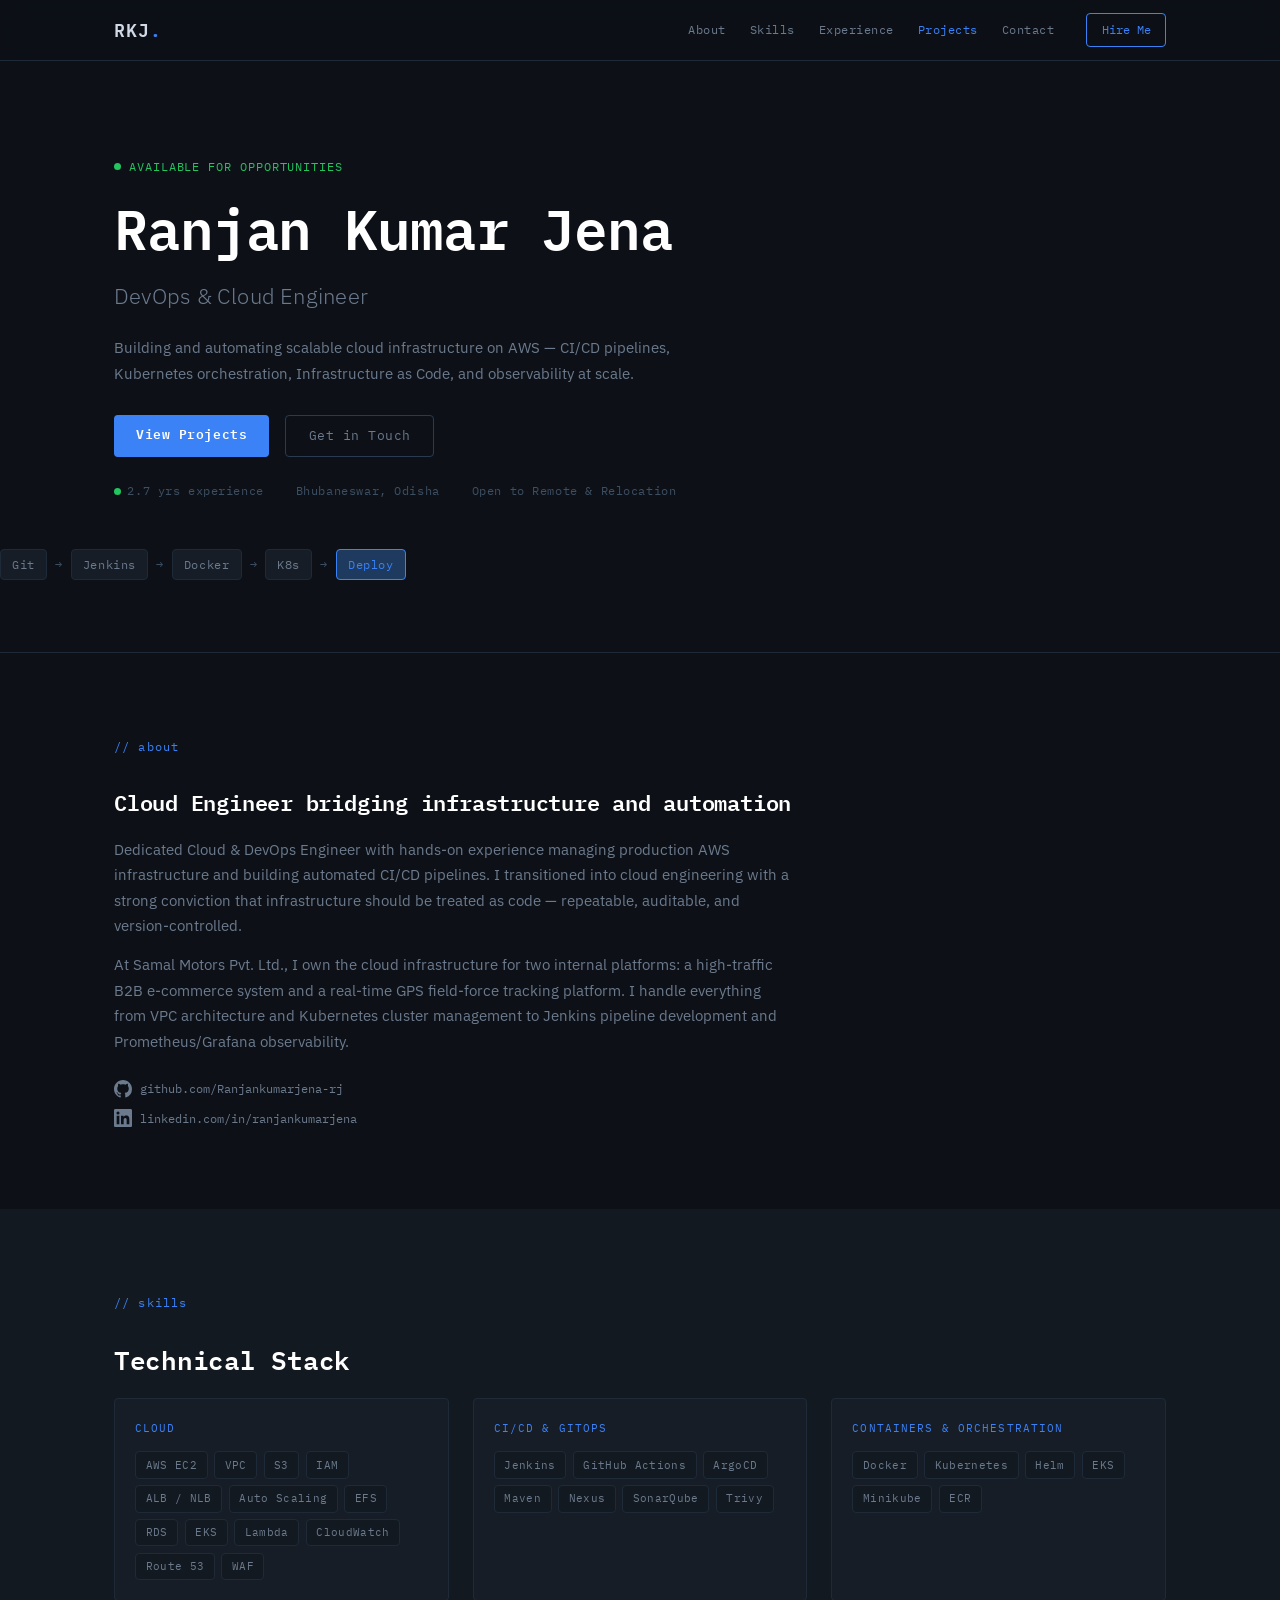
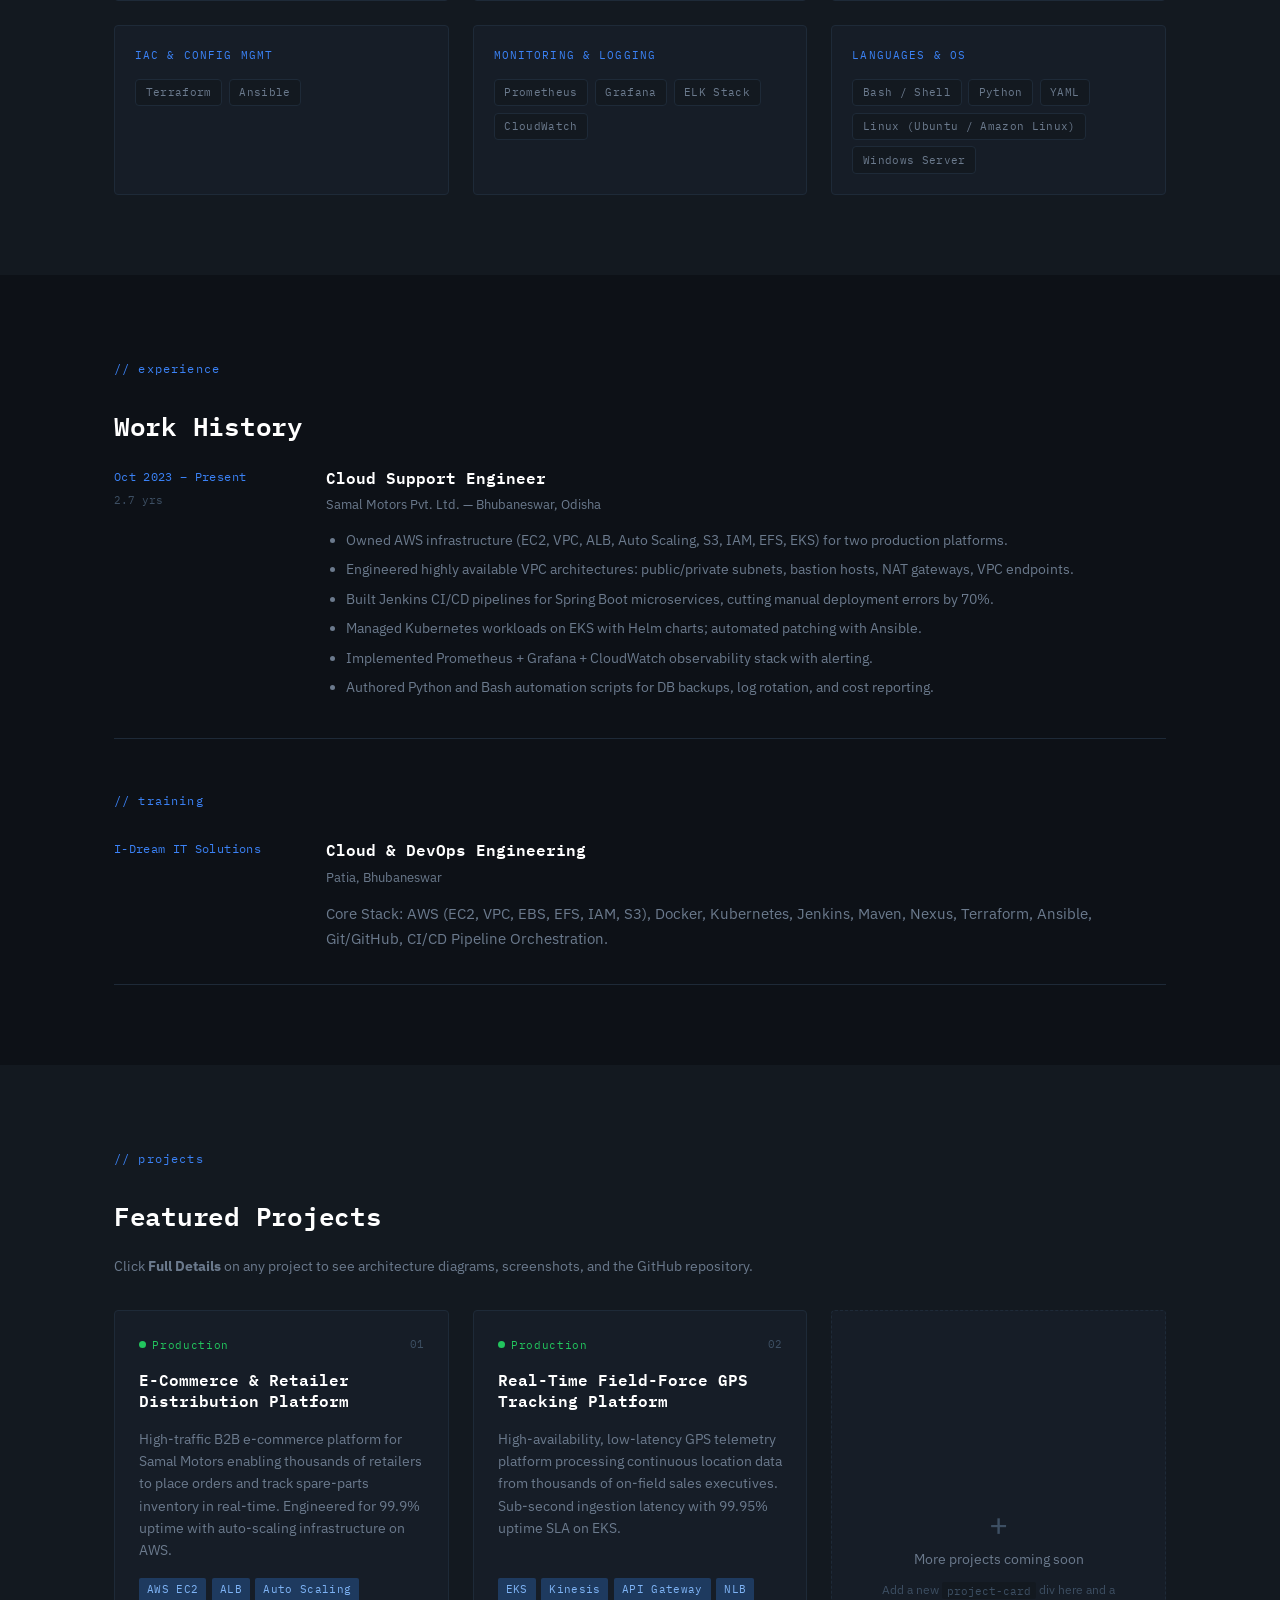
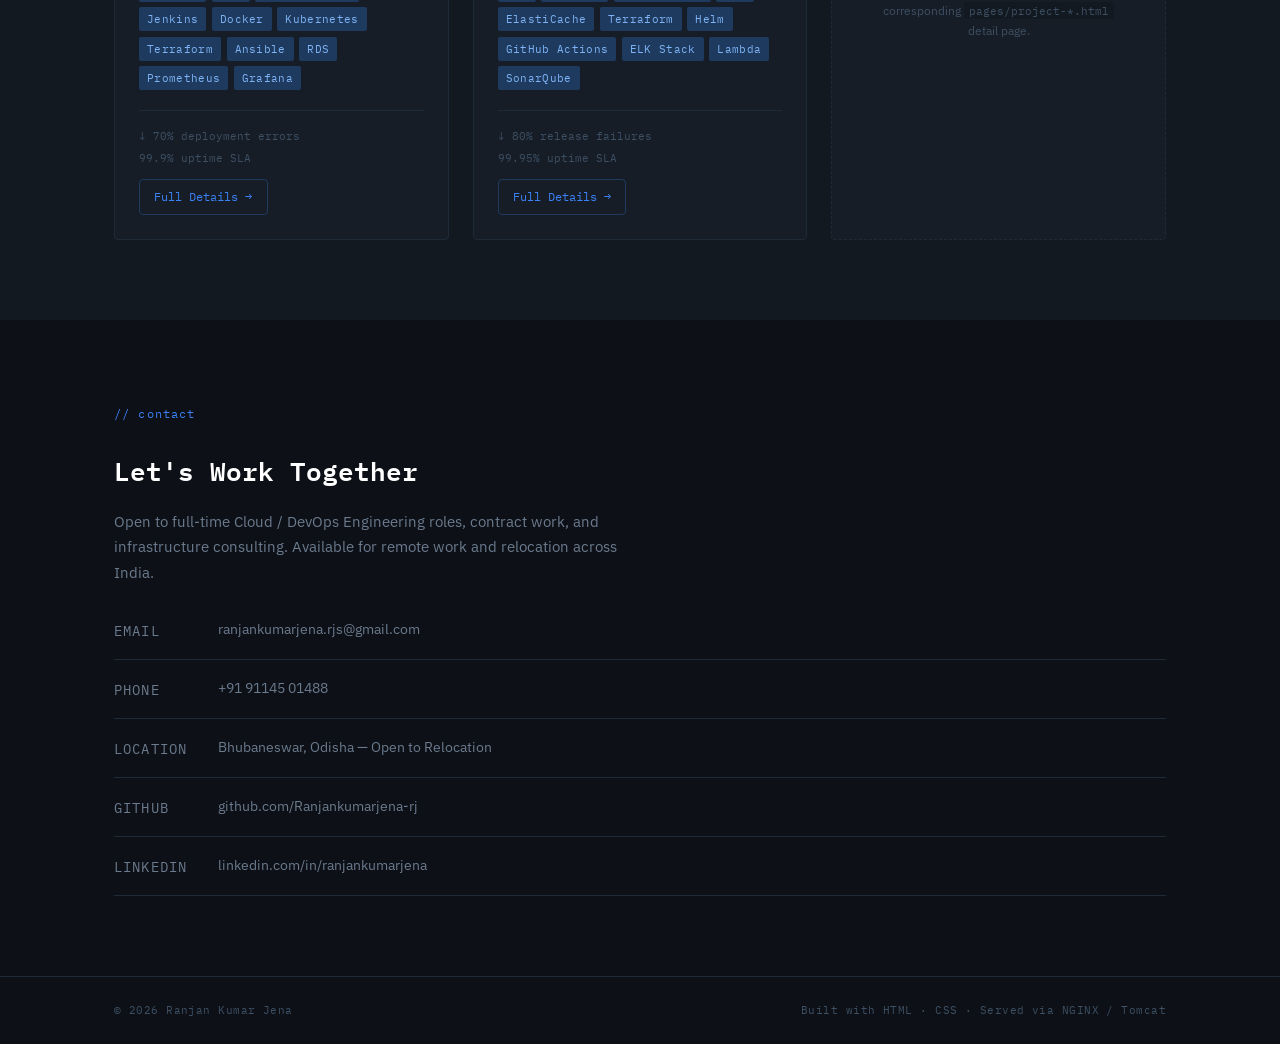
<file: index.html>
<!DOCTYPE html>
<html lang="en">
<head>
  <meta charset="UTF-8" />
  <meta name="viewport" content="width=device-width, initial-scale=1.0" />
  <title>Ranjan Kumar Jena — DevOps Engineer</title>
  <link rel="stylesheet" href="css/style.css" />
  <link href="https://fonts.googleapis.com/css2?family=IBM+Plex+Mono:wght@400;600&family=IBM+Plex+Sans:wght@300;400;500;600&display=swap" rel="stylesheet" />
</head>
<body>

  <!-- NAV -->
  <header class="nav-header">
    <div class="container nav-inner">
      <span class="nav-brand">RKJ<span class="accent">.</span></span>
      <nav>
        <a href="#about">About</a>
        <a href="#skills">Skills</a>
        <a href="#experience">Experience</a>
        <a href="#projects">Projects</a>
        <a href="#contact">Contact</a>
      </nav>
      <a href="mailto:ranjankumarjena.rjs@gmail.com" class="btn-nav">Hire Me</a>
    </div>
  </header>

  <!-- HERO -->
  <section class="hero">
    <div class="container hero-inner">
      <div class="hero-tag">Available for opportunities</div>
      <h1>Ranjan Kumar Jena</h1>
      <h2>DevOps &amp; Cloud Engineer</h2>
      <p class="hero-sub">
        Building and automating scalable cloud infrastructure on AWS — CI/CD pipelines,
        Kubernetes orchestration, Infrastructure as Code, and observability at scale.
      </p>
      <div class="hero-cta">
        <a href="#projects" class="btn-primary">View Projects</a>
        <a href="#contact" class="btn-ghost">Get in Touch</a>
      </div>
      <div class="hero-meta">
        <span><span class="dot green"></span>2.7 yrs experience</span>
        <span>Bhubaneswar, Odisha</span>
        <span>Open to Remote &amp; Relocation</span>
      </div>
    </div>
    <div class="hero-pipeline">
      <div class="pipe-track">
        <div class="pipe-stage">Git</div>
        <div class="pipe-arrow">→</div>
        <div class="pipe-stage">Jenkins</div>
        <div class="pipe-arrow">→</div>
        <div class="pipe-stage">Docker</div>
        <div class="pipe-arrow">→</div>
        <div class="pipe-stage">K8s</div>
        <div class="pipe-arrow">→</div>
        <div class="pipe-stage active">Deploy</div>
      </div>
    </div>
  </section>

  <!-- ABOUT -->
  <section id="about" class="section">
    <div class="container two-col">
      <div class="section-label">
        <span class="label-text">// about</span>
      </div>
      <div class="about-content">
        <h3>Cloud Engineer bridging infrastructure and automation</h3>
        <p>
          Dedicated Cloud &amp; DevOps Engineer with hands-on experience managing production AWS
          infrastructure and building automated CI/CD pipelines. I transitioned into cloud
          engineering with a strong conviction that infrastructure should be treated as code —
          repeatable, auditable, and version-controlled.
        </p>
        <p>
          At Samal Motors Pvt. Ltd., I own the cloud infrastructure for two internal platforms:
          a high-traffic B2B e-commerce system and a real-time GPS field-force tracking platform.
          I handle everything from VPC architecture and Kubernetes cluster management to Jenkins
          pipeline development and Prometheus/Grafana observability.
        </p>
        <div class="about-links">
          <a href="https://github.com/Ranjankumarjena-rj" target="_blank" class="icon-link">
            <svg viewBox="0 0 24 24" width="18" height="18" fill="currentColor"><path d="M12 0C5.37 0 0 5.37 0 12c0 5.31 3.435 9.795 8.205 11.385.6.105.825-.255.825-.57 0-.285-.015-1.23-.015-2.235-3.015.555-3.795-.735-4.035-1.41-.135-.345-.72-1.41-1.23-1.695-.42-.225-1.02-.78-.015-.795.945-.015 1.62.87 1.845 1.23 1.08 1.815 2.805 1.305 3.495.99.105-.78.42-1.305.765-1.605-2.67-.3-5.46-1.335-5.46-5.925 0-1.305.465-2.385 1.23-3.225-.12-.3-.54-1.53.12-3.18 0 0 1.005-.315 3.3 1.23.96-.27 1.98-.405 3-.405s2.04.135 3 .405c2.295-1.56 3.3-1.23 3.3-1.23.66 1.65.24 2.88.12 3.18.765.84 1.23 1.905 1.23 3.225 0 4.605-2.805 5.625-5.475 5.925.435.375.81 1.095.81 2.22 0 1.605-.015 2.895-.015 3.3 0 .315.225.69.825.57A12.02 12.02 0 0 0 24 12c0-6.63-5.37-12-12-12z"/></svg>
            github.com/Ranjankumarjena-rj
          </a>
          <a href="https://linkedin.com/in/ranjankumarjena" target="_blank" class="icon-link">
            <svg viewBox="0 0 24 24" width="18" height="18" fill="currentColor"><path d="M20.447 20.452h-3.554v-5.569c0-1.328-.027-3.037-1.852-3.037-1.853 0-2.136 1.445-2.136 2.939v5.667H9.351V9h3.414v1.561h.046c.477-.9 1.637-1.85 3.37-1.85 3.601 0 4.267 2.37 4.267 5.455v6.286zM5.337 7.433a2.062 2.062 0 0 1-2.063-2.065 2.064 2.064 0 1 1 2.063 2.065zm1.782 13.019H3.555V9h3.564v11.452zM22.225 0H1.771C.792 0 0 .774 0 1.729v20.542C0 23.227.792 24 1.771 24h20.451C23.2 24 24 23.227 24 22.271V1.729C24 .774 23.2 0 22.222 0h.003z"/></svg>
            linkedin.com/in/ranjankumarjena
          </a>
        </div>
      </div>
    </div>
  </section>

  <!-- SKILLS -->
  <section id="skills" class="section bg-alt">
    <div class="container">
      <div class="section-label">
        <span class="label-text">// skills</span>
      </div>
      <h3 class="section-title">Technical Stack</h3>
      <div class="skills-grid">
        <div class="skill-category">
          <div class="skill-cat-label">Cloud</div>
          <div class="skill-tags">
            <span>AWS EC2</span><span>VPC</span><span>S3</span><span>IAM</span>
            <span>ALB / NLB</span><span>Auto Scaling</span><span>EFS</span>
            <span>RDS</span><span>EKS</span><span>Lambda</span>
            <span>CloudWatch</span><span>Route 53</span><span>WAF</span>
          </div>
        </div>
        <div class="skill-category">
          <div class="skill-cat-label">CI/CD &amp; GitOps</div>
          <div class="skill-tags">
            <span>Jenkins</span><span>GitHub Actions</span><span>ArgoCD</span>
            <span>Maven</span><span>Nexus</span><span>SonarQube</span><span>Trivy</span>
          </div>
        </div>
        <div class="skill-category">
          <div class="skill-cat-label">Containers &amp; Orchestration</div>
          <div class="skill-tags">
            <span>Docker</span><span>Kubernetes</span><span>Helm</span>
            <span>EKS</span><span>Minikube</span><span>ECR</span>
          </div>
        </div>
        <div class="skill-category">
          <div class="skill-cat-label">IaC &amp; Config Mgmt</div>
          <div class="skill-tags">
            <span>Terraform</span><span>Ansible</span>
          </div>
        </div>
        <div class="skill-category">
          <div class="skill-cat-label">Monitoring &amp; Logging</div>
          <div class="skill-tags">
            <span>Prometheus</span><span>Grafana</span><span>ELK Stack</span>
            <span>CloudWatch</span>
          </div>
        </div>
        <div class="skill-category">
          <div class="skill-cat-label">Languages &amp; OS</div>
          <div class="skill-tags">
            <span>Bash / Shell</span><span>Python</span><span>YAML</span>
            <span>Linux (Ubuntu / Amazon Linux)</span><span>Windows Server</span>
          </div>
        </div>
      </div>
    </div>
  </section>

  <!-- EXPERIENCE -->
  <section id="experience" class="section">
    <div class="container">
      <div class="section-label">
        <span class="label-text">// experience</span>
      </div>
      <h3 class="section-title">Work History</h3>
      <div class="timeline">
        <div class="timeline-item">
          <div class="timeline-meta">
            <span class="timeline-period">Oct 2023 – Present</span>
            <span class="timeline-duration">2.7 yrs</span>
          </div>
          <div class="timeline-body">
            <h4>Cloud Support Engineer</h4>
            <span class="company">Samal Motors Pvt. Ltd. — Bhubaneswar, Odisha</span>
            <ul>
              <li>Owned AWS infrastructure (EC2, VPC, ALB, Auto Scaling, S3, IAM, EFS, EKS) for two production platforms.</li>
              <li>Engineered highly available VPC architectures: public/private subnets, bastion hosts, NAT gateways, VPC endpoints.</li>
              <li>Built Jenkins CI/CD pipelines for Spring Boot microservices, cutting manual deployment errors by 70%.</li>
              <li>Managed Kubernetes workloads on EKS with Helm charts; automated patching with Ansible.</li>
              <li>Implemented Prometheus + Grafana + CloudWatch observability stack with alerting.</li>
              <li>Authored Python and Bash automation scripts for DB backups, log rotation, and cost reporting.</li>
            </ul>
          </div>
        </div>
      </div>

      <div class="section-label" style="margin-top: 3rem;">
        <span class="label-text">// training</span>
      </div>
      <div class="timeline">
        <div class="timeline-item">
          <div class="timeline-meta">
            <span class="timeline-period">I-Dream IT Solutions</span>
          </div>
          <div class="timeline-body">
            <h4>Cloud &amp; DevOps Engineering</h4>
            <span class="company">Patia, Bhubaneswar</span>
            <p style="margin-top:0.5rem;color:var(--text-muted);">
              Core Stack: AWS (EC2, VPC, EBS, EFS, IAM, S3), Docker, Kubernetes, Jenkins, Maven, Nexus, Terraform, Ansible, Git/GitHub, CI/CD Pipeline Orchestration.
            </p>
          </div>
        </div>
      </div>
    </div>
  </section>

  <!-- PROJECTS -->
  <section id="projects" class="section bg-alt">
    <div class="container">
      <div class="section-label">
        <span class="label-text">// projects</span>
      </div>
      <h3 class="section-title">Featured Projects</h3>
      <p class="section-sub">Click <strong>Full Details</strong> on any project to see architecture diagrams, screenshots, and the GitHub repository.</p>

      <div class="projects-grid">

        <!-- PROJECT 1 -->
        <div class="project-card">
          <div class="project-header">
            <div class="project-status"><span class="dot green"></span>Production</div>
            <div class="project-num">01</div>
          </div>
          <h4 class="project-title">E-Commerce &amp; Retailer Distribution Platform</h4>
          <p class="project-desc">
            High-traffic B2B e-commerce platform for Samal Motors enabling thousands of retailers
            to place orders and track spare-parts inventory in real-time. Engineered for 99.9% uptime
            with auto-scaling infrastructure on AWS.
          </p>
          <div class="project-tags">
            <span>AWS EC2</span><span>ALB</span><span>Auto Scaling</span>
            <span>Jenkins</span><span>Docker</span><span>Kubernetes</span>
            <span>Terraform</span><span>Ansible</span><span>RDS</span>
            <span>Prometheus</span><span>Grafana</span>
          </div>
          <div class="project-footer">
            <div class="project-highlights">
              <span>↓ 70% deployment errors</span>
              <span>99.9% uptime SLA</span>
            </div>
            <a href="pages/project-ecommerce.html" class="btn-detail">Full Details →</a>
          </div>
        </div>

        <!-- PROJECT 2 -->
        <div class="project-card">
          <div class="project-header">
            <div class="project-status"><span class="dot green"></span>Production</div>
            <div class="project-num">02</div>
          </div>
          <h4 class="project-title">Real-Time Field-Force GPS Tracking Platform</h4>
          <p class="project-desc">
            High-availability, low-latency GPS telemetry platform processing continuous location
            data from thousands of on-field sales executives. Sub-second ingestion latency
            with 99.95% uptime SLA on EKS.
          </p>
          <div class="project-tags">
            <span>EKS</span><span>Kinesis</span><span>API Gateway</span>
            <span>NLB</span><span>ElastiCache</span><span>Terraform</span>
            <span>Helm</span><span>GitHub Actions</span><span>ELK Stack</span>
            <span>Lambda</span><span>SonarQube</span>
          </div>
          <div class="project-footer">
            <div class="project-highlights">
              <span>↓ 80% release failures</span>
              <span>99.95% uptime SLA</span>
            </div>
            <a href="pages/project-gps.html" class="btn-detail">Full Details →</a>
          </div>
        </div>

        <!-- PROJECT 3 — PLACEHOLDER (add more later) -->
        <div class="project-card project-card--add">
          <div class="add-icon">+</div>
          <p class="add-text">More projects coming soon</p>
          <p class="add-hint">Add a new <code>project-card</code> div here and a corresponding <code>pages/project-*.html</code> detail page.</p>
        </div>

      </div>
    </div>
  </section>

  <!-- CONTACT -->
  <section id="contact" class="section">
    <div class="container contact-grid">
      <div class="section-label">
        <span class="label-text">// contact</span>
      </div>
      <div class="contact-content">
        <h3>Let's Work Together</h3>
        <p>
          Open to full-time Cloud / DevOps Engineering roles, contract work, and
          infrastructure consulting. Available for remote work and relocation across India.
        </p>
        <div class="contact-items">
          <div class="contact-item">
            <span class="contact-label">Email</span>
            <a href="mailto:ranjankumarjena.rjs@gmail.com">ranjankumarjena.rjs@gmail.com</a>
          </div>
          <div class="contact-item">
            <span class="contact-label">Phone</span>
            <a href="tel:+919114501488">+91 91145 01488</a>
          </div>
          <div class="contact-item">
            <span class="contact-label">Location</span>
            <span>Bhubaneswar, Odisha — Open to Relocation</span>
          </div>
          <div class="contact-item">
            <span class="contact-label">GitHub</span>
            <a href="https://github.com/Ranjankumarjena-rj" target="_blank">github.com/Ranjankumarjena-rj</a>
          </div>
          <div class="contact-item">
            <span class="contact-label">LinkedIn</span>
            <a href="https://linkedin.com/in/ranjankumarjena" target="_blank">linkedin.com/in/ranjankumarjena</a>
          </div>
        </div>
      </div>
    </div>
  </section>

  <footer class="footer">
    <div class="container footer-inner">
      <span>© 2026 Ranjan Kumar Jena</span>
      <span>Built with HTML · CSS · Served via NGINX / Tomcat</span>
    </div>
  </footer>

  <script src="js/main.js"></script>
</body>
</html>
</file>
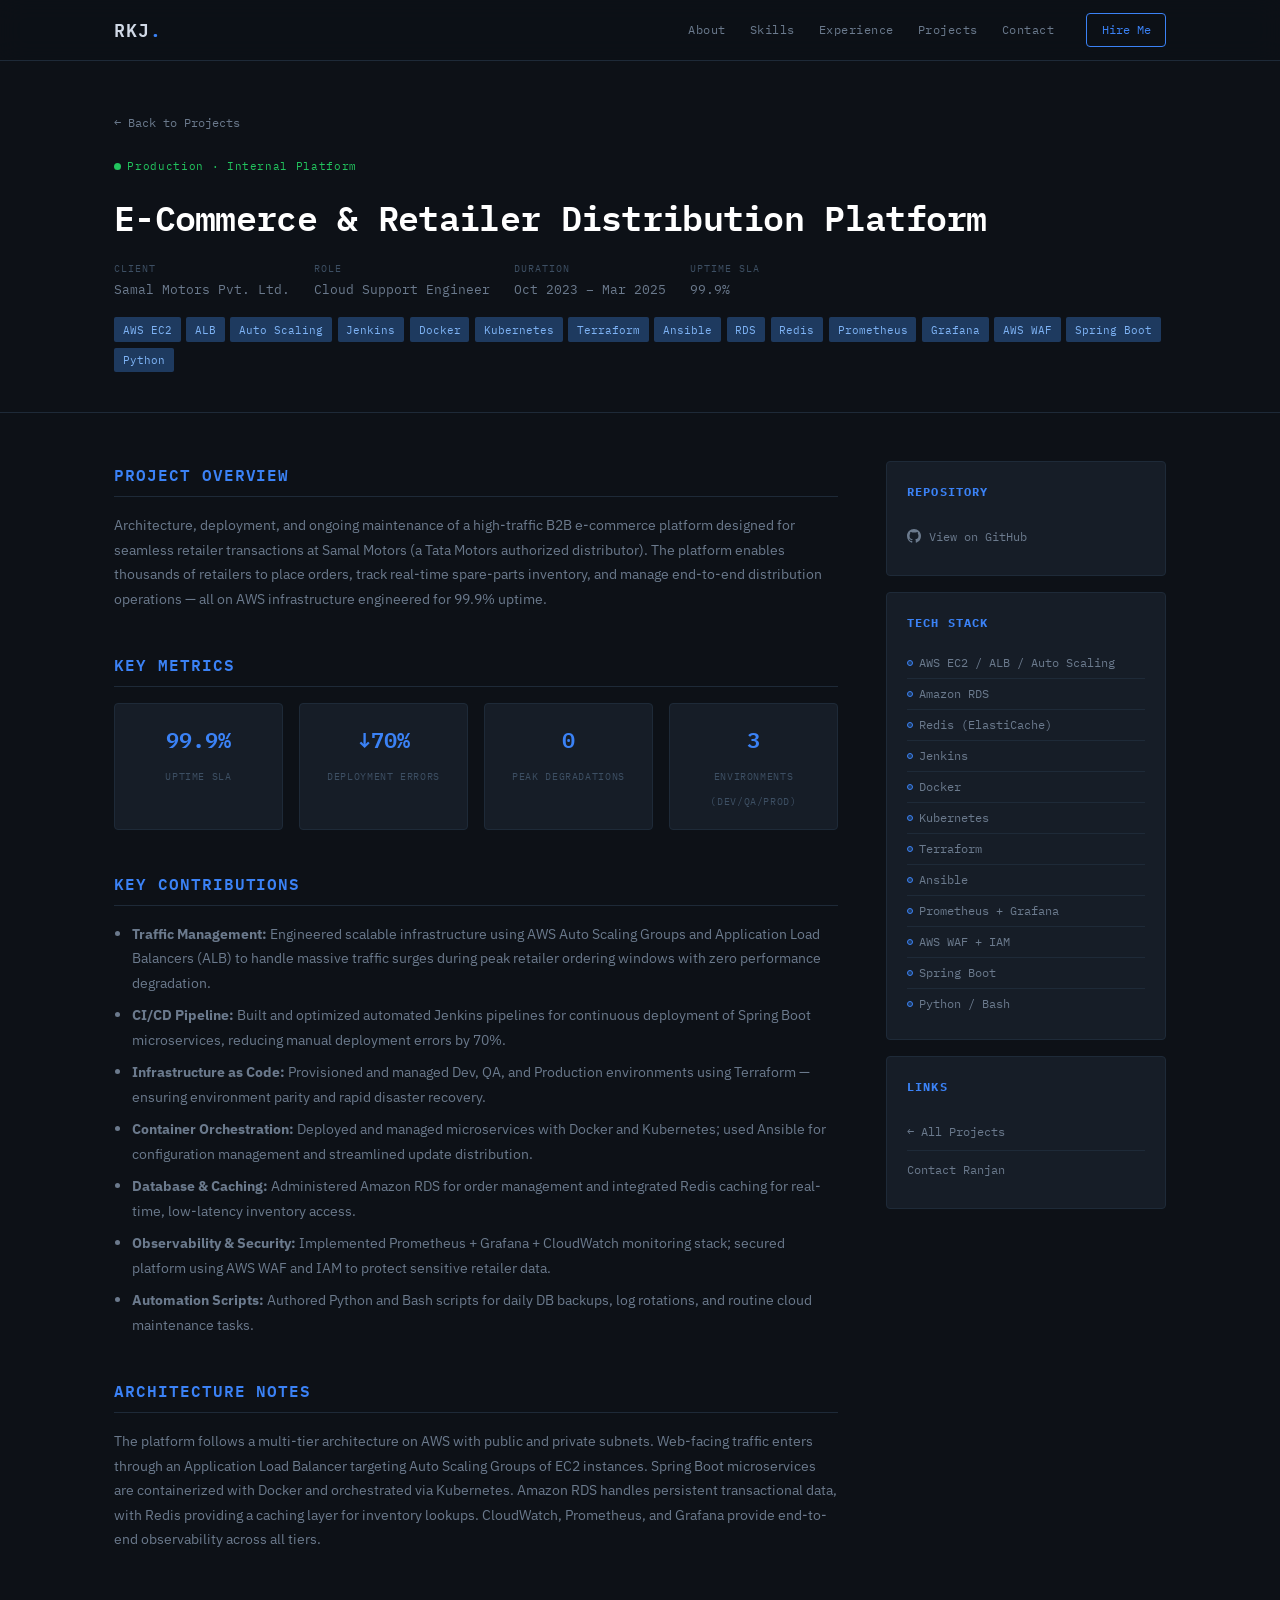
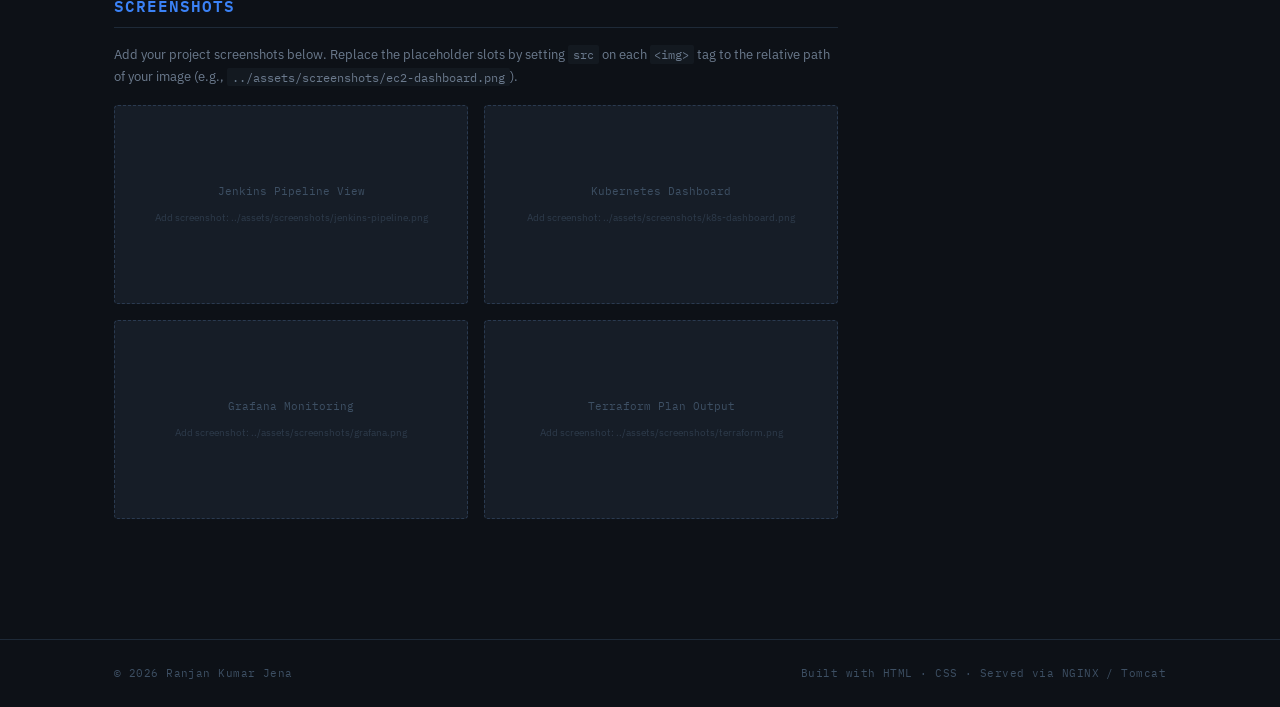
<file: pages/project-ecommerce.html>
<!DOCTYPE html>
<html lang="en">
<head>
  <meta charset="UTF-8" />
  <meta name="viewport" content="width=device-width, initial-scale=1.0" />
  <title>E-Commerce Platform — Ranjan Kumar Jena</title>
  <link rel="stylesheet" href="../css/style.css" />
  <link rel="stylesheet" href="../css/detail.css" />
  <link href="https://fonts.googleapis.com/css2?family=IBM+Plex+Mono:wght@400;600&family=IBM+Plex+Sans:wght@300;400;500;600&display=swap" rel="stylesheet" />
</head>
<body>

  <!-- NAV -->
  <header class="nav-header">
    <div class="container nav-inner">
      <a href="../index.html" class="nav-brand">RKJ<span class="accent">.</span></a>
      <nav>
        <a href="../index.html#about">About</a>
        <a href="../index.html#skills">Skills</a>
        <a href="../index.html#experience">Experience</a>
        <a href="../index.html#projects">Projects</a>
        <a href="../index.html#contact">Contact</a>
      </nav>
      <a href="mailto:ranjankumarjena.rjs@gmail.com" class="btn-nav">Hire Me</a>
    </div>
  </header>

  <!-- DETAIL HERO -->
  <section class="detail-hero">
    <div class="container">
      <a href="../index.html#projects" class="detail-back">← Back to Projects</a>
      <div class="project-status" style="margin-bottom:.75rem;">
        <span class="dot green"></span>
        <span style="font-family:var(--font-mono);font-size:.68rem;color:var(--green);letter-spacing:.06em;">Production · Internal Platform</span>
      </div>
      <h1>E-Commerce &amp; Retailer Distribution Platform</h1>
      <div class="detail-meta">
        <div class="detail-meta-item">
          <span class="detail-meta-label">Client</span>
          <span class="detail-meta-value">Samal Motors Pvt. Ltd.</span>
        </div>
        <div class="detail-meta-item">
          <span class="detail-meta-label">Role</span>
          <span class="detail-meta-value">Cloud Support Engineer</span>
        </div>
        <div class="detail-meta-item">
          <span class="detail-meta-label">Duration</span>
          <span class="detail-meta-value">Oct 2023 – Mar 2025</span>
        </div>
        <div class="detail-meta-item">
          <span class="detail-meta-label">Uptime SLA</span>
          <span class="detail-meta-value">99.9%</span>
        </div>
      </div>
      <div class="detail-hero-tags">
        <span>AWS EC2</span><span>ALB</span><span>Auto Scaling</span>
        <span>Jenkins</span><span>Docker</span><span>Kubernetes</span>
        <span>Terraform</span><span>Ansible</span><span>RDS</span>
        <span>Redis</span><span>Prometheus</span><span>Grafana</span>
        <span>AWS WAF</span><span>Spring Boot</span><span>Python</span>
      </div>
    </div>
  </section>

  <!-- BODY -->
  <div class="detail-body">
    <div class="container">
      <main class="detail-main">

        <!-- OVERVIEW -->
        <div class="detail-section">
          <h2>Project Overview</h2>
          <p>
            Architecture, deployment, and ongoing maintenance of a high-traffic B2B e-commerce
            platform designed for seamless retailer transactions at Samal Motors (a Tata Motors
            authorized distributor). The platform enables thousands of retailers to place orders,
            track real-time spare-parts inventory, and manage end-to-end distribution operations —
            all on AWS infrastructure engineered for 99.9% uptime.
          </p>
        </div>

        <!-- METRICS -->
        <div class="detail-section">
          <h2>Key Metrics</h2>
          <div class="metrics-row">
            <div class="metric-box">
              <span class="metric-val">99.9%</span>
              <span class="metric-lbl">Uptime SLA</span>
            </div>
            <div class="metric-box">
              <span class="metric-val">↓70%</span>
              <span class="metric-lbl">Deployment Errors</span>
            </div>
            <div class="metric-box">
              <span class="metric-val">0</span>
              <span class="metric-lbl">Peak Degradations</span>
            </div>
            <div class="metric-box">
              <span class="metric-val">3</span>
              <span class="metric-lbl">Environments (Dev/QA/Prod)</span>
            </div>
          </div>
        </div>

        <!-- KEY CONTRIBUTIONS -->
        <div class="detail-section">
          <h2>Key Contributions</h2>
          <ul>
            <li>
              <strong>Traffic Management:</strong> Engineered scalable infrastructure using AWS Auto Scaling
              Groups and Application Load Balancers (ALB) to handle massive traffic surges during peak
              retailer ordering windows with zero performance degradation.
            </li>
            <li>
              <strong>CI/CD Pipeline:</strong> Built and optimized automated Jenkins pipelines for
              continuous deployment of Spring Boot microservices, reducing manual deployment errors by 70%.
            </li>
            <li>
              <strong>Infrastructure as Code:</strong> Provisioned and managed Dev, QA, and Production
              environments using Terraform — ensuring environment parity and rapid disaster recovery.
            </li>
            <li>
              <strong>Container Orchestration:</strong> Deployed and managed microservices with Docker
              and Kubernetes; used Ansible for configuration management and streamlined update distribution.
            </li>
            <li>
              <strong>Database &amp; Caching:</strong> Administered Amazon RDS for order management and
              integrated Redis caching for real-time, low-latency inventory access.
            </li>
            <li>
              <strong>Observability &amp; Security:</strong> Implemented Prometheus + Grafana + CloudWatch
              monitoring stack; secured platform using AWS WAF and IAM to protect sensitive retailer data.
            </li>
            <li>
              <strong>Automation Scripts:</strong> Authored Python and Bash scripts for daily DB backups,
              log rotations, and routine cloud maintenance tasks.
            </li>
          </ul>
        </div>

        <!-- ARCHITECTURE -->
        <div class="detail-section">
          <h2>Architecture Notes</h2>
          <p>
            The platform follows a multi-tier architecture on AWS with public and private subnets.
            Web-facing traffic enters through an Application Load Balancer targeting Auto Scaling Groups
            of EC2 instances. Spring Boot microservices are containerized with Docker and orchestrated
            via Kubernetes. Amazon RDS handles persistent transactional data, with Redis providing a
            caching layer for inventory lookups. CloudWatch, Prometheus, and Grafana provide end-to-end
            observability across all tiers.
          </p>
        </div>

        <!-- SCREENSHOTS -->
        <div class="detail-section">
          <h2>Screenshots</h2>
          <p style="margin-bottom:1rem;font-size:.82rem;">
            Add your project screenshots below. Replace the placeholder slots by setting
            <code style="font-family:var(--font-mono);font-size:.75rem;background:var(--bg-alt);padding:.1rem .3rem;border-radius:2px;">src</code>
            on each <code style="font-family:var(--font-mono);font-size:.75rem;background:var(--bg-alt);padding:.1rem .3rem;border-radius:2px;">&lt;img&gt;</code> tag
            to the relative path of your image (e.g., <code style="font-family:var(--font-mono);font-size:.75rem;background:var(--bg-alt);padding:.1rem .3rem;border-radius:2px;">../assets/screenshots/ec2-dashboard.png</code>).
          </p>
          <div class="screenshots-grid">
            <!-- Slot 1: replace src with your actual image -->
            <div class="screenshot-slot">
              <!-- <img src="../assets/screenshots/your-image.png" alt="AWS Console" /> -->
              <span class="ss-label">Jenkins Pipeline View</span>
              <span class="ss-hint">Add screenshot: ../assets/screenshots/jenkins-pipeline.png</span>
            </div>
            <!-- Slot 2 -->
            <div class="screenshot-slot">
              <!-- <img src="../assets/screenshots/your-image.png" alt="Kubernetes" /> -->
              <span class="ss-label">Kubernetes Dashboard</span>
              <span class="ss-hint">Add screenshot: ../assets/screenshots/k8s-dashboard.png</span>
            </div>
            <!-- Slot 3 -->
            <div class="screenshot-slot">
              <!-- <img src="../assets/screenshots/your-image.png" alt="Grafana" /> -->
              <span class="ss-label">Grafana Monitoring</span>
              <span class="ss-hint">Add screenshot: ../assets/screenshots/grafana.png</span>
            </div>
            <!-- Slot 4 -->
            <div class="screenshot-slot">
              <!-- <img src="../assets/screenshots/your-image.png" alt="Terraform" /> -->
              <span class="ss-label">Terraform Plan Output</span>
              <span class="ss-hint">Add screenshot: ../assets/screenshots/terraform.png</span>
            </div>
            <!-- Add more slots as needed -->
          </div>
        </div>

      </main>

      <!-- SIDEBAR -->
      <aside class="detail-sidebar">
        <div class="sidebar-card">
          <h3>Repository</h3>
          <!-- Update href when you push to GitHub -->
          <a href="https://github.com/Ranjankumarjena-rj" target="_blank" class="sidebar-link">
            <svg viewBox="0 0 24 24" width="14" height="14" fill="currentColor"><path d="M12 0C5.37 0 0 5.37 0 12c0 5.31 3.435 9.795 8.205 11.385.6.105.825-.255.825-.57 0-.285-.015-1.23-.015-2.235-3.015.555-3.795-.735-4.035-1.41-.135-.345-.72-1.41-1.23-1.695-.42-.225-1.02-.78-.015-.795.945-.015 1.62.87 1.845 1.23 1.08 1.815 2.805 1.305 3.495.99.105-.78.42-1.305.765-1.605-2.67-.3-5.46-1.335-5.46-5.925 0-1.305.465-2.385 1.23-3.225-.12-.3-.54-1.53.12-3.18 0 0 1.005-.315 3.3 1.23.96-.27 1.98-.405 3-.405s2.04.135 3 .405c2.295-1.56 3.3-1.23 3.3-1.23.66 1.65.24 2.88.12 3.18.765.84 1.23 1.905 1.23 3.225 0 4.605-2.805 5.625-5.475 5.925.435.375.81 1.095.81 2.22 0 1.605-.015 2.895-.015 3.3 0 .315.225.69.825.57A12.02 12.02 0 0 0 24 12c0-6.63-5.37-12-12-12z"/></svg>
            View on GitHub
          </a>
        </div>

        <div class="sidebar-card">
          <h3>Tech Stack</h3>
          <div class="sidebar-stack">
            <span>AWS EC2 / ALB / Auto Scaling</span>
            <span>Amazon RDS</span>
            <span>Redis (ElastiCache)</span>
            <span>Jenkins</span>
            <span>Docker</span>
            <span>Kubernetes</span>
            <span>Terraform</span>
            <span>Ansible</span>
            <span>Prometheus + Grafana</span>
            <span>AWS WAF + IAM</span>
            <span>Spring Boot</span>
            <span>Python / Bash</span>
          </div>
        </div>

        <div class="sidebar-card">
          <h3>Links</h3>
          <a href="../index.html#projects" class="sidebar-link">← All Projects</a>
          <a href="../index.html#contact" class="sidebar-link">Contact Ranjan</a>
        </div>
      </aside>
    </div>
  </div>

  <footer class="footer">
    <div class="container footer-inner">
      <span>© 2026 Ranjan Kumar Jena</span>
      <span>Built with HTML · CSS · Served via NGINX / Tomcat</span>
    </div>
  </footer>

</body>
</html>
</file>
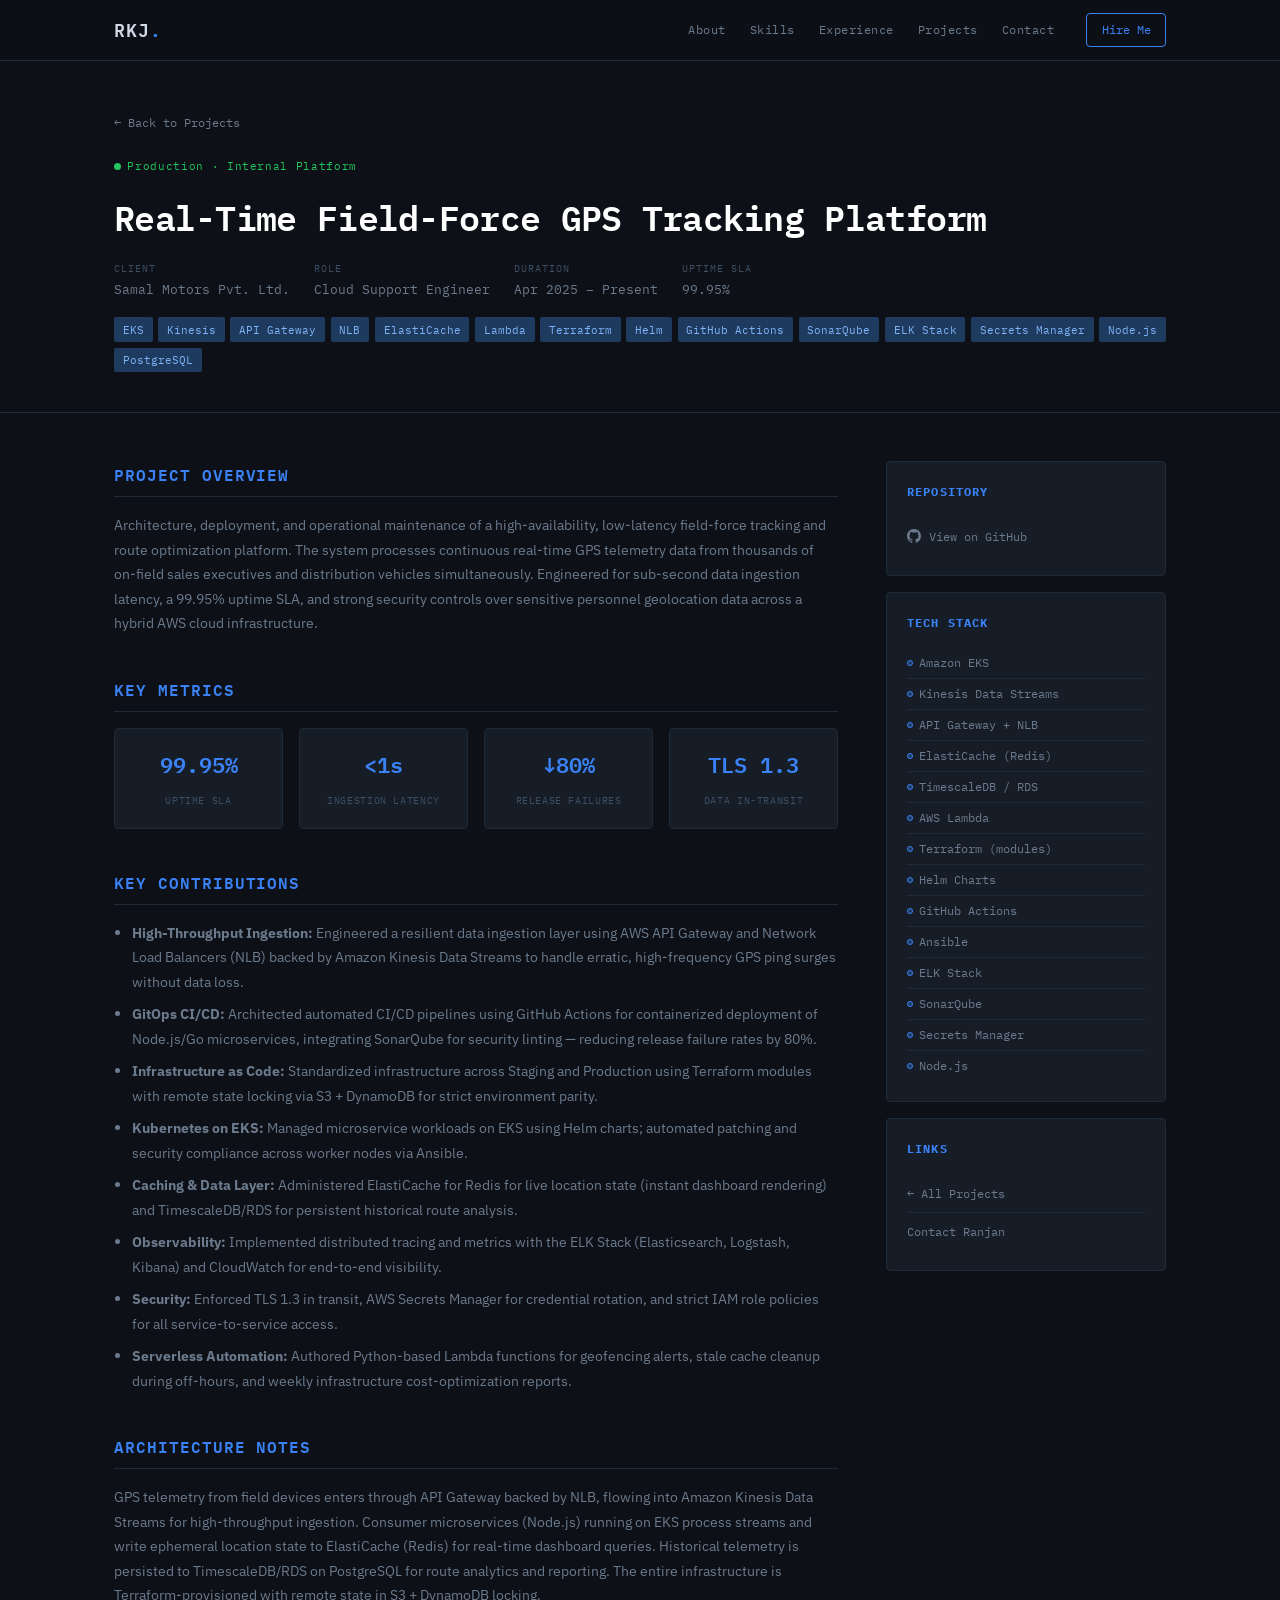
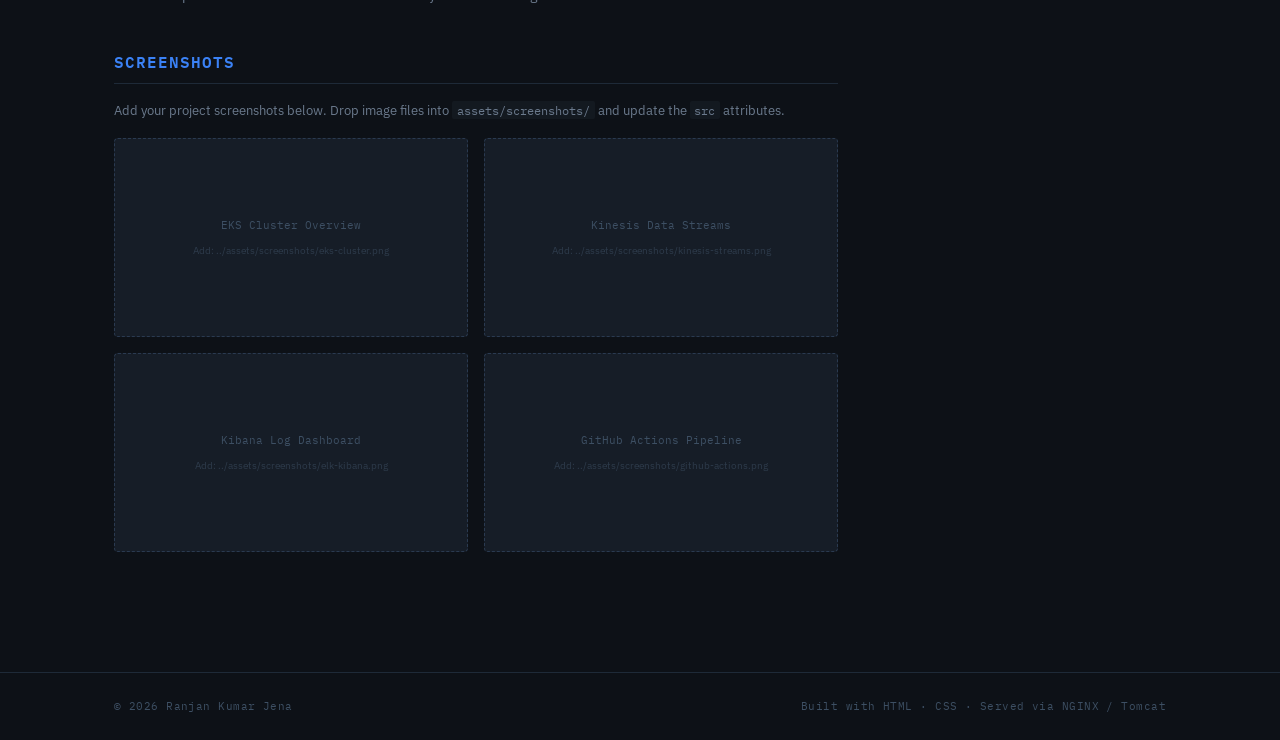
<file: pages/project-gps.html>
<!DOCTYPE html>
<html lang="en">
<head>
  <meta charset="UTF-8" />
  <meta name="viewport" content="width=device-width, initial-scale=1.0" />
  <title>GPS Tracking Platform — Ranjan Kumar Jena</title>
  <link rel="stylesheet" href="../css/style.css" />
  <link rel="stylesheet" href="../css/detail.css" />
  <link href="https://fonts.googleapis.com/css2?family=IBM+Plex+Mono:wght@400;600&family=IBM+Plex+Sans:wght@300;400;500;600&display=swap" rel="stylesheet" />
</head>
<body>

  <!-- NAV -->
  <header class="nav-header">
    <div class="container nav-inner">
      <a href="../index.html" class="nav-brand">RKJ<span class="accent">.</span></a>
      <nav>
        <a href="../index.html#about">About</a>
        <a href="../index.html#skills">Skills</a>
        <a href="../index.html#experience">Experience</a>
        <a href="../index.html#projects">Projects</a>
        <a href="../index.html#contact">Contact</a>
      </nav>
      <a href="mailto:ranjankumarjena.rjs@gmail.com" class="btn-nav">Hire Me</a>
    </div>
  </header>

  <!-- DETAIL HERO -->
  <section class="detail-hero">
    <div class="container">
      <a href="../index.html#projects" class="detail-back">← Back to Projects</a>
      <div class="project-status" style="margin-bottom:.75rem;">
        <span class="dot green"></span>
        <span style="font-family:var(--font-mono);font-size:.68rem;color:var(--green);letter-spacing:.06em;">Production · Internal Platform</span>
      </div>
      <h1>Real-Time Field-Force GPS Tracking Platform</h1>
      <div class="detail-meta">
        <div class="detail-meta-item">
          <span class="detail-meta-label">Client</span>
          <span class="detail-meta-value">Samal Motors Pvt. Ltd.</span>
        </div>
        <div class="detail-meta-item">
          <span class="detail-meta-label">Role</span>
          <span class="detail-meta-value">Cloud Support Engineer</span>
        </div>
        <div class="detail-meta-item">
          <span class="detail-meta-label">Duration</span>
          <span class="detail-meta-value">Apr 2025 – Present</span>
        </div>
        <div class="detail-meta-item">
          <span class="detail-meta-label">Uptime SLA</span>
          <span class="detail-meta-value">99.95%</span>
        </div>
      </div>
      <div class="detail-hero-tags">
        <span>EKS</span><span>Kinesis</span><span>API Gateway</span>
        <span>NLB</span><span>ElastiCache</span><span>Lambda</span>
        <span>Terraform</span><span>Helm</span><span>GitHub Actions</span>
        <span>SonarQube</span><span>ELK Stack</span><span>Secrets Manager</span>
        <span>Node.js</span><span>PostgreSQL</span>
      </div>
    </div>
  </section>

  <!-- BODY -->
  <div class="detail-body">
    <div class="container">
      <main class="detail-main">

        <!-- OVERVIEW -->
        <div class="detail-section">
          <h2>Project Overview</h2>
          <p>
            Architecture, deployment, and operational maintenance of a high-availability,
            low-latency field-force tracking and route optimization platform. The system processes
            continuous real-time GPS telemetry data from thousands of on-field sales executives
            and distribution vehicles simultaneously. Engineered for sub-second data ingestion
            latency, a 99.95% uptime SLA, and strong security controls over sensitive personnel
            geolocation data across a hybrid AWS cloud infrastructure.
          </p>
        </div>

        <!-- METRICS -->
        <div class="detail-section">
          <h2>Key Metrics</h2>
          <div class="metrics-row">
            <div class="metric-box">
              <span class="metric-val">99.95%</span>
              <span class="metric-lbl">Uptime SLA</span>
            </div>
            <div class="metric-box">
              <span class="metric-val">&lt;1s</span>
              <span class="metric-lbl">Ingestion Latency</span>
            </div>
            <div class="metric-box">
              <span class="metric-val">↓80%</span>
              <span class="metric-lbl">Release Failures</span>
            </div>
            <div class="metric-box">
              <span class="metric-val">TLS 1.3</span>
              <span class="metric-lbl">Data In-Transit</span>
            </div>
          </div>
        </div>

        <!-- KEY CONTRIBUTIONS -->
        <div class="detail-section">
          <h2>Key Contributions</h2>
          <ul>
            <li>
              <strong>High-Throughput Ingestion:</strong> Engineered a resilient data ingestion
              layer using AWS API Gateway and Network Load Balancers (NLB) backed by Amazon
              Kinesis Data Streams to handle erratic, high-frequency GPS ping surges without data loss.
            </li>
            <li>
              <strong>GitOps CI/CD:</strong> Architected automated CI/CD pipelines using GitHub
              Actions for containerized deployment of Node.js/Go microservices, integrating
              SonarQube for security linting — reducing release failure rates by 80%.
            </li>
            <li>
              <strong>Infrastructure as Code:</strong> Standardized infrastructure across Staging
              and Production using Terraform modules with remote state locking via S3 + DynamoDB
              for strict environment parity.
            </li>
            <li>
              <strong>Kubernetes on EKS:</strong> Managed microservice workloads on EKS using
              Helm charts; automated patching and security compliance across worker nodes via Ansible.
            </li>
            <li>
              <strong>Caching &amp; Data Layer:</strong> Administered ElastiCache for Redis for
              live location state (instant dashboard rendering) and TimescaleDB/RDS for persistent
              historical route analysis.
            </li>
            <li>
              <strong>Observability:</strong> Implemented distributed tracing and metrics with the
              ELK Stack (Elasticsearch, Logstash, Kibana) and CloudWatch for end-to-end visibility.
            </li>
            <li>
              <strong>Security:</strong> Enforced TLS 1.3 in transit, AWS Secrets Manager for
              credential rotation, and strict IAM role policies for all service-to-service access.
            </li>
            <li>
              <strong>Serverless Automation:</strong> Authored Python-based Lambda functions for
              geofencing alerts, stale cache cleanup during off-hours, and weekly infrastructure
              cost-optimization reports.
            </li>
          </ul>
        </div>

        <!-- ARCHITECTURE -->
        <div class="detail-section">
          <h2>Architecture Notes</h2>
          <p>
            GPS telemetry from field devices enters through API Gateway backed by NLB, flowing
            into Amazon Kinesis Data Streams for high-throughput ingestion. Consumer microservices
            (Node.js) running on EKS process streams and write ephemeral location state to
            ElastiCache (Redis) for real-time dashboard queries. Historical telemetry is persisted
            to TimescaleDB/RDS on PostgreSQL for route analytics and reporting. The entire
            infrastructure is Terraform-provisioned with remote state in S3 + DynamoDB locking.
          </p>
        </div>

        <!-- SCREENSHOTS -->
        <div class="detail-section">
          <h2>Screenshots</h2>
          <p style="margin-bottom:1rem;font-size:.82rem;">
            Add your project screenshots below. Drop image files into
            <code style="font-family:var(--font-mono);font-size:.75rem;background:var(--bg-alt);padding:.1rem .3rem;border-radius:2px;">assets/screenshots/</code>
            and update the <code style="font-family:var(--font-mono);font-size:.75rem;background:var(--bg-alt);padding:.1rem .3rem;border-radius:2px;">src</code> attributes.
          </p>
          <div class="screenshots-grid">
            <div class="screenshot-slot">
              <!-- <img src="../assets/screenshots/eks-cluster.png" alt="EKS Cluster" /> -->
              <span class="ss-label">EKS Cluster Overview</span>
              <span class="ss-hint">Add: ../assets/screenshots/eks-cluster.png</span>
            </div>
            <div class="screenshot-slot">
              <!-- <img src="../assets/screenshots/kinesis-streams.png" alt="Kinesis" /> -->
              <span class="ss-label">Kinesis Data Streams</span>
              <span class="ss-hint">Add: ../assets/screenshots/kinesis-streams.png</span>
            </div>
            <div class="screenshot-slot">
              <!-- <img src="../assets/screenshots/elk-kibana.png" alt="Kibana" /> -->
              <span class="ss-label">Kibana Log Dashboard</span>
              <span class="ss-hint">Add: ../assets/screenshots/elk-kibana.png</span>
            </div>
            <div class="screenshot-slot">
              <!-- <img src="../assets/screenshots/github-actions.png" alt="GitHub Actions" /> -->
              <span class="ss-label">GitHub Actions Pipeline</span>
              <span class="ss-hint">Add: ../assets/screenshots/github-actions.png</span>
            </div>
          </div>
        </div>

      </main>

      <!-- SIDEBAR -->
      <aside class="detail-sidebar">
        <div class="sidebar-card">
          <h3>Repository</h3>
          <a href="https://github.com/Ranjankumarjena-rj" target="_blank" class="sidebar-link">
            <svg viewBox="0 0 24 24" width="14" height="14" fill="currentColor"><path d="M12 0C5.37 0 0 5.37 0 12c0 5.31 3.435 9.795 8.205 11.385.6.105.825-.255.825-.57 0-.285-.015-1.23-.015-2.235-3.015.555-3.795-.735-4.035-1.41-.135-.345-.72-1.41-1.23-1.695-.42-.225-1.02-.78-.015-.795.945-.015 1.62.87 1.845 1.23 1.08 1.815 2.805 1.305 3.495.99.105-.78.42-1.305.765-1.605-2.67-.3-5.46-1.335-5.46-5.925 0-1.305.465-2.385 1.23-3.225-.12-.3-.54-1.53.12-3.18 0 0 1.005-.315 3.3 1.23.96-.27 1.98-.405 3-.405s2.04.135 3 .405c2.295-1.56 3.3-1.23 3.3-1.23.66 1.65.24 2.88.12 3.18.765.84 1.23 1.905 1.23 3.225 0 4.605-2.805 5.625-5.475 5.925.435.375.81 1.095.81 2.22 0 1.605-.015 2.895-.015 3.3 0 .315.225.69.825.57A12.02 12.02 0 0 0 24 12c0-6.63-5.37-12-12-12z"/></svg>
            View on GitHub
          </a>
        </div>

        <div class="sidebar-card">
          <h3>Tech Stack</h3>
          <div class="sidebar-stack">
            <span>Amazon EKS</span>
            <span>Kinesis Data Streams</span>
            <span>API Gateway + NLB</span>
            <span>ElastiCache (Redis)</span>
            <span>TimescaleDB / RDS</span>
            <span>AWS Lambda</span>
            <span>Terraform (modules)</span>
            <span>Helm Charts</span>
            <span>GitHub Actions</span>
            <span>Ansible</span>
            <span>ELK Stack</span>
            <span>SonarQube</span>
            <span>Secrets Manager</span>
            <span>Node.js</span>
          </div>
        </div>

        <div class="sidebar-card">
          <h3>Links</h3>
          <a href="../index.html#projects" class="sidebar-link">← All Projects</a>
          <a href="../index.html#contact" class="sidebar-link">Contact Ranjan</a>
        </div>
      </aside>
    </div>
  </div>

  <footer class="footer">
    <div class="container footer-inner">
      <span>© 2026 Ranjan Kumar Jena</span>
      <span>Built with HTML · CSS · Served via NGINX / Tomcat</span>
    </div>
  </footer>

</body>
</html>
</file>
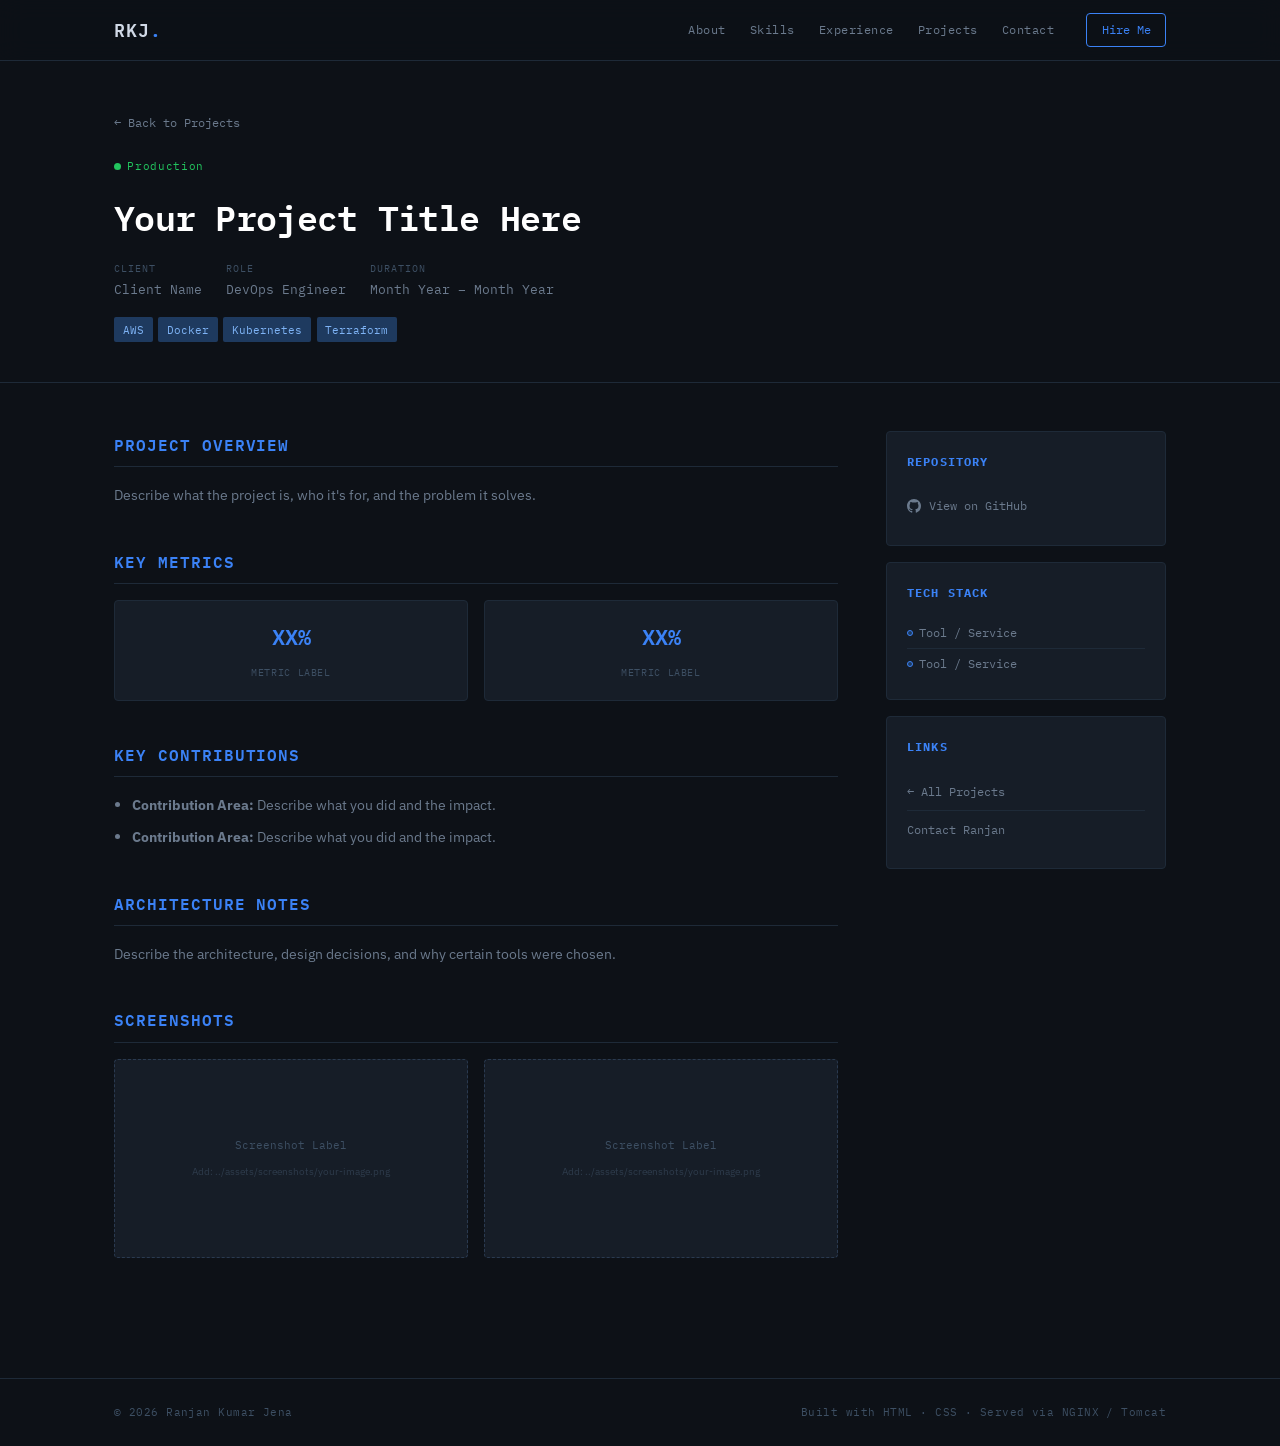
<file: pages/project-template.html>
<!DOCTYPE html>
<html lang="en">
<head>
  <meta charset="UTF-8" />
  <meta name="viewport" content="width=device-width, initial-scale=1.0" />
  <title>Project Title — Ranjan Kumar Jena</title>
  <link rel="stylesheet" href="../css/style.css" />
  <link rel="stylesheet" href="../css/detail.css" />
  <link href="https://fonts.googleapis.com/css2?family=IBM+Plex+Mono:wght@400;600&family=IBM+Plex+Sans:wght@300;400;500;600&display=swap" rel="stylesheet" />
</head>
<body>

  <!-- NAV -->
  <header class="nav-header">
    <div class="container nav-inner">
      <a href="../index.html" class="nav-brand">RKJ<span class="accent">.</span></a>
      <nav>
        <a href="../index.html#about">About</a>
        <a href="../index.html#skills">Skills</a>
        <a href="../index.html#experience">Experience</a>
        <a href="../index.html#projects">Projects</a>
        <a href="../index.html#contact">Contact</a>
      </nav>
      <a href="mailto:ranjankumarjena.rjs@gmail.com" class="btn-nav">Hire Me</a>
    </div>
  </header>

  <!-- DETAIL HERO -->
  <section class="detail-hero">
    <div class="container">
      <a href="../index.html#projects" class="detail-back">← Back to Projects</a>
      <div class="project-status" style="margin-bottom:.75rem;">
        <span class="dot green"></span>
        <!-- Change status text as needed: Production / Personal / Open Source -->
        <span style="font-family:var(--font-mono);font-size:.68rem;color:var(--green);letter-spacing:.06em;">Production</span>
      </div>

      <!-- ✏️  EDIT: Replace with your project title -->
      <h1>Your Project Title Here</h1>

      <div class="detail-meta">
        <div class="detail-meta-item">
          <span class="detail-meta-label">Client</span>
          <!-- ✏️  EDIT -->
          <span class="detail-meta-value">Client Name</span>
        </div>
        <div class="detail-meta-item">
          <span class="detail-meta-label">Role</span>
          <span class="detail-meta-value">DevOps Engineer</span>
        </div>
        <div class="detail-meta-item">
          <span class="detail-meta-label">Duration</span>
          <!-- ✏️  EDIT -->
          <span class="detail-meta-value">Month Year – Month Year</span>
        </div>
      </div>

      <div class="detail-hero-tags">
        <!-- ✏️  EDIT: Add your tech stack tags -->
        <span>AWS</span><span>Docker</span><span>Kubernetes</span><span>Terraform</span>
      </div>
    </div>
  </section>

  <!-- BODY -->
  <div class="detail-body">
    <div class="container">
      <main class="detail-main">

        <!-- OVERVIEW -->
        <div class="detail-section">
          <h2>Project Overview</h2>
          <!-- ✏️  EDIT -->
          <p>Describe what the project is, who it's for, and the problem it solves.</p>
        </div>

        <!-- METRICS -->
        <div class="detail-section">
          <h2>Key Metrics</h2>
          <div class="metrics-row">
            <!-- ✏️  EDIT: Add up to 4 metric boxes -->
            <div class="metric-box">
              <span class="metric-val">XX%</span>
              <span class="metric-lbl">Metric Label</span>
            </div>
            <div class="metric-box">
              <span class="metric-val">XX%</span>
              <span class="metric-lbl">Metric Label</span>
            </div>
          </div>
        </div>

        <!-- KEY CONTRIBUTIONS -->
        <div class="detail-section">
          <h2>Key Contributions</h2>
          <ul>
            <!-- ✏️  EDIT -->
            <li><strong>Contribution Area:</strong> Describe what you did and the impact.</li>
            <li><strong>Contribution Area:</strong> Describe what you did and the impact.</li>
          </ul>
        </div>

        <!-- ARCHITECTURE -->
        <div class="detail-section">
          <h2>Architecture Notes</h2>
          <!-- ✏️  EDIT -->
          <p>Describe the architecture, design decisions, and why certain tools were chosen.</p>
        </div>

        <!-- SCREENSHOTS -->
        <div class="detail-section">
          <h2>Screenshots</h2>
          <div class="screenshots-grid">
            <!-- ✏️  To add a screenshot: uncomment the <img> tag and update src -->
            <div class="screenshot-slot">
              <!-- <img src="../assets/screenshots/your-image.png" alt="Description" /> -->
              <span class="ss-label">Screenshot Label</span>
              <span class="ss-hint">Add: ../assets/screenshots/your-image.png</span>
            </div>
            <div class="screenshot-slot">
              <!-- <img src="../assets/screenshots/your-image.png" alt="Description" /> -->
              <span class="ss-label">Screenshot Label</span>
              <span class="ss-hint">Add: ../assets/screenshots/your-image.png</span>
            </div>
            <!-- Duplicate slots above to add more screenshots -->
          </div>
        </div>

      </main>

      <!-- SIDEBAR -->
      <aside class="detail-sidebar">
        <div class="sidebar-card">
          <h3>Repository</h3>
          <!-- ✏️  EDIT: Update href to your actual GitHub repo -->
          <a href="https://github.com/Ranjankumarjena-rj/YOUR-REPO" target="_blank" class="sidebar-link">
            <svg viewBox="0 0 24 24" width="14" height="14" fill="currentColor"><path d="M12 0C5.37 0 0 5.37 0 12c0 5.31 3.435 9.795 8.205 11.385.6.105.825-.255.825-.57 0-.285-.015-1.23-.015-2.235-3.015.555-3.795-.735-4.035-1.41-.135-.345-.72-1.41-1.23-1.695-.42-.225-1.02-.78-.015-.795.945-.015 1.62.87 1.845 1.23 1.08 1.815 2.805 1.305 3.495.99.105-.78.42-1.305.765-1.605-2.67-.3-5.46-1.335-5.46-5.925 0-1.305.465-2.385 1.23-3.225-.12-.3-.54-1.53.12-3.18 0 0 1.005-.315 3.3 1.23.96-.27 1.98-.405 3-.405s2.04.135 3 .405c2.295-1.56 3.3-1.23 3.3-1.23.66 1.65.24 2.88.12 3.18.765.84 1.23 1.905 1.23 3.225 0 4.605-2.805 5.625-5.475 5.925.435.375.81 1.095.81 2.22 0 1.605-.015 2.895-.015 3.3 0 .315.225.69.825.57A12.02 12.02 0 0 0 24 12c0-6.63-5.37-12-12-12z"/></svg>
            View on GitHub
          </a>
        </div>

        <div class="sidebar-card">
          <h3>Tech Stack</h3>
          <div class="sidebar-stack">
            <!-- ✏️  EDIT: List your tech -->
            <span>Tool / Service</span>
            <span>Tool / Service</span>
          </div>
        </div>

        <div class="sidebar-card">
          <h3>Links</h3>
          <a href="../index.html#projects" class="sidebar-link">← All Projects</a>
          <a href="../index.html#contact" class="sidebar-link">Contact Ranjan</a>
        </div>
      </aside>
    </div>
  </div>

  <footer class="footer">
    <div class="container footer-inner">
      <span>© 2026 Ranjan Kumar Jena</span>
      <span>Built with HTML · CSS · Served via NGINX / Tomcat</span>
    </div>
  </footer>

</body>
</html>
</file>
<file: css/style.css>
/* ===================================================
   RANJAN KUMAR JENA — PORTFOLIO
   Palette: Near-black bg · Off-white text · Steel-blue accent
   Type: IBM Plex Mono (display/labels) · IBM Plex Sans (body)
=================================================== */

:root {
  --bg:          #0d1117;
  --bg-alt:      #131920;
  --bg-card:     #161d27;
  --border:      #1e2a38;
  --border-hi:   #2a3a50;
  --accent:      #3b82f6;
  --accent-dim:  #1e3a5f;
  --text:        #d1d9e6;
  --text-muted:  #6b7a8d;
  --text-faint:  #3d4f63;
  --green:       #22c55e;
  --font-mono:   'IBM Plex Mono', monospace;
  --font-sans:   'IBM Plex Sans', sans-serif;
  --radius:      4px;
  --max-w:       1100px;
  --gap:         2rem;
}

*, *::before, *::after { box-sizing: border-box; margin: 0; padding: 0; }

html { scroll-behavior: smooth; }

body {
  background: var(--bg);
  color: var(--text);
  font-family: var(--font-sans);
  font-size: 15px;
  line-height: 1.7;
  -webkit-font-smoothing: antialiased;
}

a { color: var(--accent); text-decoration: none; transition: opacity .2s; }
a:hover { opacity: .8; }

ul { padding-left: 1.25rem; }
li { margin-bottom: .35rem; }

/* ===== LAYOUT ===== */
.container {
  max-width: var(--max-w);
  margin: 0 auto;
  padding: 0 1.5rem;
}

.section {
  padding: 5rem 0;
}

.bg-alt { background: var(--bg-alt); }

/* ===== NAV ===== */
.nav-header {
  position: sticky;
  top: 0;
  z-index: 100;
  background: rgba(13, 17, 23, 0.92);
  backdrop-filter: blur(12px);
  border-bottom: 1px solid var(--border);
}

.nav-inner {
  display: flex;
  align-items: center;
  gap: 2rem;
  height: 60px;
}

.nav-brand {
  font-family: var(--font-mono);
  font-size: 1.1rem;
  font-weight: 600;
  color: var(--text);
  letter-spacing: .05em;
}

.nav-brand .accent { color: var(--accent); }

nav {
  display: flex;
  gap: 1.5rem;
  margin-left: auto;
}

nav a {
  font-family: var(--font-mono);
  font-size: .78rem;
  color: var(--text-muted);
  letter-spacing: .04em;
  transition: color .2s;
}

nav a:hover { color: var(--text); opacity: 1; }

.btn-nav {
  font-family: var(--font-mono);
  font-size: .75rem;
  color: var(--accent);
  border: 1px solid var(--accent);
  padding: .35rem .9rem;
  border-radius: var(--radius);
  transition: background .2s, color .2s;
}

.btn-nav:hover { background: var(--accent); color: #fff; opacity: 1; }

/* ===== HERO ===== */
.hero {
  padding: 6rem 0 4rem;
  border-bottom: 1px solid var(--border);
}

.hero-inner {
  display: flex;
  flex-direction: column;
  gap: 1.25rem;
}

.hero-tag {
  display: inline-flex;
  align-items: center;
  gap: .5rem;
  font-family: var(--font-mono);
  font-size: .72rem;
  color: var(--green);
  letter-spacing: .08em;
  text-transform: uppercase;
}

.hero-tag::before {
  content: '';
  display: inline-block;
  width: 7px;
  height: 7px;
  border-radius: 50%;
  background: var(--green);
  animation: pulse 2s infinite;
}

@keyframes pulse {
  0%, 100% { opacity: 1; }
  50% { opacity: .3; }
}

.hero h1 {
  font-family: var(--font-mono);
  font-size: clamp(2rem, 5vw, 3.5rem);
  font-weight: 600;
  color: #fff;
  letter-spacing: -.02em;
  line-height: 1.1;
}

.hero h2 {
  font-family: var(--font-sans);
  font-size: clamp(1rem, 2.5vw, 1.35rem);
  font-weight: 300;
  color: var(--text-muted);
  letter-spacing: .01em;
}

.hero-sub {
  max-width: 600px;
  color: var(--text-muted);
  font-size: .95rem;
}

.hero-cta {
  display: flex;
  gap: 1rem;
  flex-wrap: wrap;
  margin-top: .5rem;
}

.btn-primary {
  background: var(--accent);
  color: #fff;
  padding: .6rem 1.4rem;
  border-radius: var(--radius);
  font-family: var(--font-mono);
  font-size: .8rem;
  font-weight: 600;
  letter-spacing: .04em;
  transition: background .2s;
}

.btn-primary:hover { background: #2563eb; opacity: 1; color: #fff; }

.btn-ghost {
  color: var(--text-muted);
  border: 1px solid var(--border-hi);
  padding: .6rem 1.4rem;
  border-radius: var(--radius);
  font-family: var(--font-mono);
  font-size: .8rem;
  letter-spacing: .04em;
  transition: border-color .2s, color .2s;
}

.btn-ghost:hover { border-color: var(--accent); color: var(--accent); opacity: 1; }

.hero-meta {
  display: flex;
  gap: 2rem;
  flex-wrap: wrap;
  font-family: var(--font-mono);
  font-size: .72rem;
  color: var(--text-faint);
  letter-spacing: .05em;
  margin-top: .25rem;
}

.hero-meta span { display: flex; align-items: center; gap: .4rem; }

.dot {
  display: inline-block;
  width: 7px;
  height: 7px;
  border-radius: 50%;
}

.dot.green { background: var(--green); }

/* Hero pipeline animation */
.hero-pipeline {
  margin-top: 3rem;
  overflow-x: auto;
  padding-bottom: .5rem;
}

.pipe-track {
  display: flex;
  align-items: center;
  gap: .5rem;
  font-family: var(--font-mono);
  font-size: .72rem;
  letter-spacing: .05em;
}

.pipe-stage {
  background: var(--bg-card);
  border: 1px solid var(--border);
  padding: .3rem .7rem;
  border-radius: var(--radius);
  color: var(--text-muted);
  white-space: nowrap;
}

.pipe-stage.active {
  background: var(--accent-dim);
  border-color: var(--accent);
  color: var(--accent);
}

.pipe-arrow { color: var(--text-faint); }

/* ===== SECTION LABEL ===== */
.section-label {
  margin-bottom: 1.5rem;
}

.label-text {
  font-family: var(--font-mono);
  font-size: .72rem;
  color: var(--accent);
  letter-spacing: .1em;
  text-transform: lowercase;
}

.section-title {
  font-family: var(--font-mono);
  font-size: 1.6rem;
  font-weight: 600;
  color: #fff;
  margin-bottom: 1rem;
  letter-spacing: -.01em;
}

.section-sub {
  color: var(--text-muted);
  font-size: .9rem;
  margin-bottom: 2rem;
}

/* ===== ABOUT ===== */
.about-content {
  max-width: 680px;
}

.about-content h3 {
  font-family: var(--font-mono);
  font-size: 1.4rem;
  font-weight: 600;
  color: #fff;
  margin-bottom: 1rem;
  letter-spacing: -.01em;
}

.about-content p {
  color: var(--text-muted);
  margin-bottom: .85rem;
}

.about-links {
  display: flex;
  flex-direction: column;
  gap: .5rem;
  margin-top: 1.5rem;
}

.icon-link {
  display: flex;
  align-items: center;
  gap: .5rem;
  font-family: var(--font-mono);
  font-size: .78rem;
  color: var(--text-muted);
}

.icon-link:hover { color: var(--accent); opacity: 1; }

/* ===== SKILLS ===== */
.skills-grid {
  display: grid;
  grid-template-columns: repeat(auto-fit, minmax(280px, 1fr));
  gap: 1.5rem;
}

.skill-category {
  background: var(--bg-card);
  border: 1px solid var(--border);
  border-radius: var(--radius);
  padding: 1.25rem;
}

.skill-cat-label {
  font-family: var(--font-mono);
  font-size: .7rem;
  color: var(--accent);
  letter-spacing: .1em;
  text-transform: uppercase;
  margin-bottom: .85rem;
}

.skill-tags {
  display: flex;
  flex-wrap: wrap;
  gap: .4rem;
}

.skill-tags span {
  background: var(--bg-alt);
  border: 1px solid var(--border);
  color: var(--text-muted);
  font-family: var(--font-mono);
  font-size: .7rem;
  padding: .2rem .6rem;
  border-radius: var(--radius);
  letter-spacing: .03em;
}

/* ===== TIMELINE ===== */
.timeline {
  display: flex;
  flex-direction: column;
  gap: 2rem;
}

.timeline-item {
  display: grid;
  grid-template-columns: 180px 1fr;
  gap: 2rem;
  padding-bottom: 2rem;
  border-bottom: 1px solid var(--border);
}

.timeline-meta {
  display: flex;
  flex-direction: column;
  gap: .25rem;
  padding-top: .2rem;
}

.timeline-period {
  font-family: var(--font-mono);
  font-size: .72rem;
  color: var(--accent);
  letter-spacing: .03em;
}

.timeline-duration {
  font-family: var(--font-mono);
  font-size: .68rem;
  color: var(--text-faint);
}

.timeline-body h4 {
  font-family: var(--font-mono);
  font-size: 1rem;
  font-weight: 600;
  color: #fff;
  margin-bottom: .2rem;
}

.company {
  font-size: .82rem;
  color: var(--text-muted);
  display: block;
  margin-bottom: .75rem;
}

.timeline-body ul {
  color: var(--text-muted);
  font-size: .88rem;
}

/* ===== PROJECTS ===== */
.projects-grid {
  display: grid;
  grid-template-columns: repeat(auto-fit, minmax(320px, 1fr));
  gap: 1.5rem;
}

.project-card {
  background: var(--bg-card);
  border: 1px solid var(--border);
  border-radius: var(--radius);
  padding: 1.5rem;
  display: flex;
  flex-direction: column;
  gap: 1rem;
  transition: border-color .2s;
}

.project-card:hover { border-color: var(--border-hi); }

.project-card--add {
  border-style: dashed;
  align-items: center;
  justify-content: center;
  text-align: center;
  min-height: 220px;
  gap: .5rem;
}

.add-icon {
  font-size: 2rem;
  color: var(--text-faint);
  line-height: 1;
}

.add-text {
  color: var(--text-muted);
  font-size: .88rem;
}

.add-hint {
  color: var(--text-faint);
  font-size: .75rem;
  max-width: 260px;
}

.add-hint code {
  font-family: var(--font-mono);
  background: var(--bg-alt);
  padding: .1rem .3rem;
  border-radius: 2px;
  font-size: .68rem;
}

.project-header {
  display: flex;
  justify-content: space-between;
  align-items: center;
}

.project-status {
  display: flex;
  align-items: center;
  gap: .4rem;
  font-family: var(--font-mono);
  font-size: .68rem;
  color: var(--green);
  letter-spacing: .06em;
}

.project-num {
  font-family: var(--font-mono);
  font-size: .7rem;
  color: var(--text-faint);
}

.project-title {
  font-family: var(--font-mono);
  font-size: 1rem;
  font-weight: 600;
  color: #fff;
  line-height: 1.3;
}

.project-desc {
  color: var(--text-muted);
  font-size: .87rem;
  line-height: 1.6;
  flex: 1;
}

.project-tags {
  display: flex;
  flex-wrap: wrap;
  gap: .35rem;
}

.project-tags span {
  background: var(--accent-dim);
  color: #7eb3f5;
  font-family: var(--font-mono);
  font-size: .67rem;
  padding: .18rem .5rem;
  border-radius: 2px;
  letter-spacing: .03em;
}

.project-footer {
  display: flex;
  justify-content: space-between;
  align-items: flex-end;
  flex-wrap: wrap;
  gap: .75rem;
  margin-top: .25rem;
  padding-top: 1rem;
  border-top: 1px solid var(--border);
}

.project-highlights {
  display: flex;
  flex-direction: column;
  gap: .2rem;
}

.project-highlights span {
  font-family: var(--font-mono);
  font-size: .68rem;
  color: var(--text-faint);
}

.btn-detail {
  font-family: var(--font-mono);
  font-size: .75rem;
  color: var(--accent);
  border: 1px solid var(--accent-dim);
  padding: .4rem .9rem;
  border-radius: var(--radius);
  white-space: nowrap;
  transition: background .2s, border-color .2s;
}

.btn-detail:hover { background: var(--accent-dim); border-color: var(--accent); opacity: 1; }

/* ===== CONTACT ===== */
.contact-content h3 {
  font-family: var(--font-mono);
  font-size: 1.6rem;
  font-weight: 600;
  color: #fff;
  margin-bottom: 1rem;
}

.contact-content > p {
  color: var(--text-muted);
  max-width: 520px;
  margin-bottom: 2rem;
}

.contact-items {
  display: flex;
  flex-direction: column;
  gap: 1rem;
}

.contact-item {
  display: flex;
  gap: 1.5rem;
  padding-bottom: 1rem;
  border-bottom: 1px solid var(--border);
}

.contact-label {
  font-family: var(--font-mono);
  font-size: .7rem;
  color: var(--text-faint);
  letter-spacing: .08em;
  text-transform: uppercase;
  min-width: 80px;
  padding-top: .1rem;
}

.contact-item a,
.contact-item span {
  color: var(--text-muted);
  font-size: .9rem;
}

.contact-item a:hover { color: var(--accent); opacity: 1; }

/* ===== FOOTER ===== */
.footer {
  border-top: 1px solid var(--border);
  padding: 1.5rem 0;
}

.footer-inner {
  display: flex;
  justify-content: space-between;
  flex-wrap: wrap;
  gap: .5rem;
  font-family: var(--font-mono);
  font-size: .7rem;
  color: var(--text-faint);
  letter-spacing: .04em;
}

/* ===== RESPONSIVE ===== */
@media (max-width: 768px) {
  nav { display: none; }

  .timeline-item {
    grid-template-columns: 1fr;
    gap: .75rem;
  }

  .projects-grid {
    grid-template-columns: 1fr;
  }

  .skills-grid {
    grid-template-columns: 1fr;
  }

  .footer-inner {
    flex-direction: column;
    gap: .25rem;
  }
}
</file>
<file: css/detail.css>
/* detail page extra styles — reuses css/style.css */

.detail-hero {
  padding: 3rem 0 2.5rem;
  border-bottom: 1px solid var(--border);
}

.detail-back {
  display: inline-flex;
  align-items: center;
  gap: .4rem;
  font-family: var(--font-mono);
  font-size: .75rem;
  color: var(--text-muted);
  margin-bottom: 1.5rem;
  transition: color .2s;
}

.detail-back:hover { color: var(--accent); opacity: 1; }

.detail-hero h1 {
  font-family: var(--font-mono);
  font-size: clamp(1.4rem, 3vw, 2.2rem);
  font-weight: 600;
  color: #fff;
  margin-bottom: .75rem;
  letter-spacing: -.02em;
}

.detail-meta {
  display: flex;
  flex-wrap: wrap;
  gap: 1.5rem;
  margin-bottom: 1rem;
}

.detail-meta-item {
  display: flex;
  flex-direction: column;
  gap: .1rem;
}

.detail-meta-label {
  font-family: var(--font-mono);
  font-size: .65rem;
  color: var(--text-faint);
  letter-spacing: .1em;
  text-transform: uppercase;
}

.detail-meta-value {
  font-family: var(--font-mono);
  font-size: .82rem;
  color: var(--text-muted);
}

.detail-hero-tags {
  display: flex;
  flex-wrap: wrap;
  gap: .35rem;
  margin-top: 1rem;
}

.detail-hero-tags span {
  background: var(--accent-dim);
  color: #7eb3f5;
  font-family: var(--font-mono);
  font-size: .67rem;
  padding: .2rem .55rem;
  border-radius: 2px;
}

/* body sections */
.detail-body {
  padding: 3rem 0 5rem;
}

.detail-body .container {
  display: grid;
  grid-template-columns: 1fr 280px;
  gap: 3rem;
  align-items: start;
}

.detail-main { min-width: 0; }

.detail-section {
  margin-bottom: 2.5rem;
}

.detail-section h2 {
  font-family: var(--font-mono);
  font-size: 1rem;
  font-weight: 600;
  color: var(--accent);
  letter-spacing: .06em;
  text-transform: uppercase;
  margin-bottom: 1rem;
  padding-bottom: .5rem;
  border-bottom: 1px solid var(--border);
}

.detail-section p, .detail-section li {
  color: var(--text-muted);
  font-size: .9rem;
  line-height: 1.7;
}

.detail-section ul {
  padding-left: 1.1rem;
}

.detail-section li { margin-bottom: .5rem; }

/* key metrics */
.metrics-row {
  display: grid;
  grid-template-columns: repeat(auto-fit, minmax(140px, 1fr));
  gap: 1rem;
  margin-top: .75rem;
}

.metric-box {
  background: var(--bg-card);
  border: 1px solid var(--border);
  border-radius: var(--radius);
  padding: 1rem;
  text-align: center;
}

.metric-val {
  display: block;
  font-family: var(--font-mono);
  font-size: 1.4rem;
  font-weight: 600;
  color: var(--accent);
  margin-bottom: .2rem;
}

.metric-lbl {
  font-family: var(--font-mono);
  font-size: .65rem;
  color: var(--text-faint);
  letter-spacing: .06em;
  text-transform: uppercase;
}

/* screenshots */
.screenshots-grid {
  display: grid;
  grid-template-columns: repeat(auto-fit, minmax(240px, 1fr));
  gap: 1rem;
  margin-top: .75rem;
}

.screenshot-slot {
  background: var(--bg-card);
  border: 1px dashed var(--border-hi);
  border-radius: var(--radius);
  aspect-ratio: 16 / 9;
  display: flex;
  flex-direction: column;
  align-items: center;
  justify-content: center;
  gap: .5rem;
  overflow: hidden;
  position: relative;
}

.screenshot-slot img {
  width: 100%;
  height: 100%;
  object-fit: cover;
  position: absolute;
  inset: 0;
}

.screenshot-slot .ss-label {
  font-family: var(--font-mono);
  font-size: .68rem;
  color: var(--text-faint);
  text-align: center;
  padding: 0 1rem;
}

.screenshot-slot .ss-hint {
  font-size: .65rem;
  color: var(--text-faint);
  opacity: .6;
  text-align: center;
  padding: 0 1rem;
}

/* sidebar */
.detail-sidebar { position: sticky; top: 80px; }

.sidebar-card {
  background: var(--bg-card);
  border: 1px solid var(--border);
  border-radius: var(--radius);
  padding: 1.25rem;
  margin-bottom: 1rem;
}

.sidebar-card h3 {
  font-family: var(--font-mono);
  font-size: .72rem;
  color: var(--accent);
  letter-spacing: .1em;
  text-transform: uppercase;
  margin-bottom: 1rem;
}

.sidebar-link {
  display: flex;
  align-items: center;
  gap: .5rem;
  color: var(--text-muted);
  font-family: var(--font-mono);
  font-size: .78rem;
  padding: .5rem 0;
  border-bottom: 1px solid var(--border);
  transition: color .2s;
}

.sidebar-link:last-child { border-bottom: none; }
.sidebar-link:hover { color: var(--accent); opacity: 1; }

.sidebar-stack span {
  display: flex;
  align-items: center;
  gap: .4rem;
  font-family: var(--font-mono);
  font-size: .75rem;
  color: var(--text-muted);
  padding: .3rem 0;
  border-bottom: 1px solid var(--border);
}

.sidebar-stack span:last-child { border-bottom: none; }

.sidebar-stack span::before {
  content: '';
  display: inline-block;
  width: 6px;
  height: 6px;
  border-radius: 50%;
  background: var(--accent-dim);
  border: 1px solid var(--accent);
  flex-shrink: 0;
}

@media (max-width: 768px) {
  .detail-body .container {
    grid-template-columns: 1fr;
  }

  .detail-sidebar { position: static; }
}
</file>
